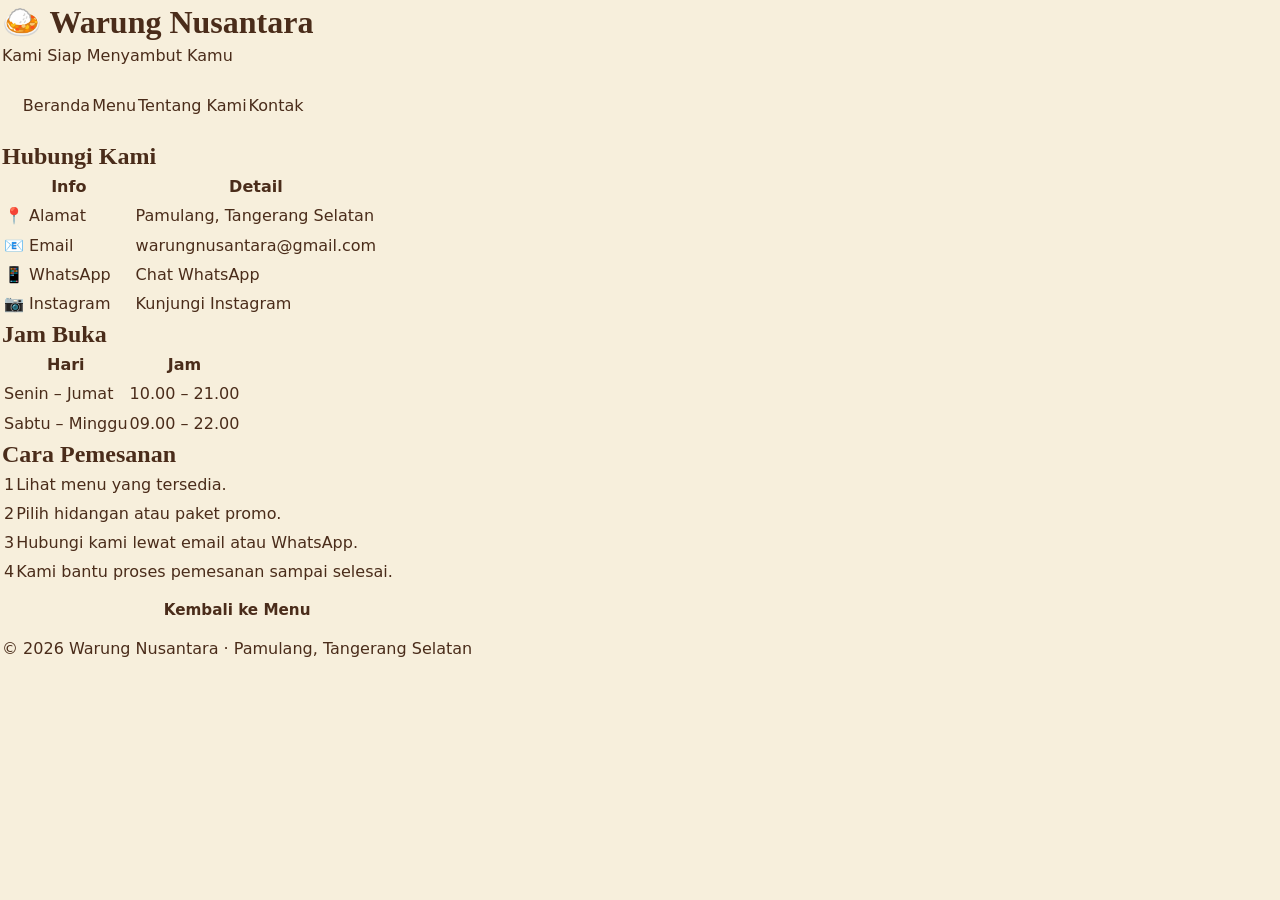
<file: kontak.html>
<!DOCTYPE html>
<html lang="id">
<head>
    <meta charset="UTF-8">
    <meta name="viewport" content="width=device-width, initial-scale=1.0">

    <title>Kontak - Warung Nusantara</title>

    <link rel="stylesheet" href="style.css">
</head>

<body>
    <table class="layout">

        <!-- Header -->
        <tr>
            <td class="head">
                <h1>🍛 Warung Nusantara</h1>
                <p>Kami Siap Menyambut Kamu</p>
            </td>
        </tr>

        <!-- Navigasi -->
        <tr>
            <td>
                <table class="nav">
                    <tr>
                        <td>
                            <a href="index.html">Beranda</a>
                        </td>
                        <td>
                            <a href="menu.html">Menu</a>
                        </td>
                        <td>
                            <a href="tentang.html">Tentang Kami</a>
                        </td>
                        <td>
                            <a href="kontak.html">Kontak</a>
                        </td>
                    </tr>
                </table>
            </td>
        </tr>

        <!-- Konten Utama -->
        <tr>
            <td>
                <h2>Hubungi Kami</h2>

                <!-- Informasi Kontak -->
                <table class="data">
                    <tr>
                        <th width="35%">Info</th>
                        <th>Detail</th>
                    </tr>

                    <tr>
                        <td>📍 Alamat</td>
                        <td>Pamulang, Tangerang Selatan</td>
                    </tr>

                    <tr>
                        <td>📧 Email</td>
                        <td>
                            <a href="mailto:warungnusantara@gmail.com">
                                warungnusantara@gmail.com
                            </a>
                        </td>
                    </tr>

                    <tr>
                        <td>📱 WhatsApp</td>
                        <td>
                            <a href="https://wa.me/6281234567890" target="_blank">
                                Chat WhatsApp
                            </a>
                        </td>
                    </tr>

                    <tr>
                        <td>📷 Instagram</td>
                        <td>
                            <a href="https://www.instagram.com/" target="_blank">
                                Kunjungi Instagram
                            </a>
                        </td>
                    </tr>
                </table>

                <!-- Jam Buka -->
                <h2>Jam Buka</h2>

                <table class="data">
                    <tr>
                        <th>Hari</th>
                        <th>Jam</th>
                    </tr>

                    <tr>
                        <td>Senin – Jumat</td>
                        <td>10.00 – 21.00</td>
                    </tr>

                    <tr>
                        <td>Sabtu – Minggu</td>
                        <td>09.00 – 22.00</td>
                    </tr>
                </table>

                <!-- Cara Pemesanan -->
                <h2>Cara Pemesanan</h2>

                <table class="data">
                    <tr>
                        <td>1</td>
                        <td>Lihat menu yang tersedia.</td>
                    </tr>

                    <tr>
                        <td>2</td>
                        <td>Pilih hidangan atau paket promo.</td>
                    </tr>

                    <tr>
                        <td>3</td>
                        <td>Hubungi kami lewat email atau WhatsApp.</td>
                    </tr>

                    <tr>
                        <td>4</td>
                        <td>Kami bantu proses pemesanan sampai selesai.</td>
                    </tr>
                </table>

                <!-- Tombol -->
                <div align="center">
                    <a class="btn" href="menu.html">
                        Kembali ke Menu
                    </a>
                </div>
            </td>
        </tr>

        <!-- Footer -->
        <tr>
            <td class="foot">
                © 2026 Warung Nusantara · Pamulang, Tangerang Selatan
            </td>
        </tr>

    </table>
</body>
</html>
</file>
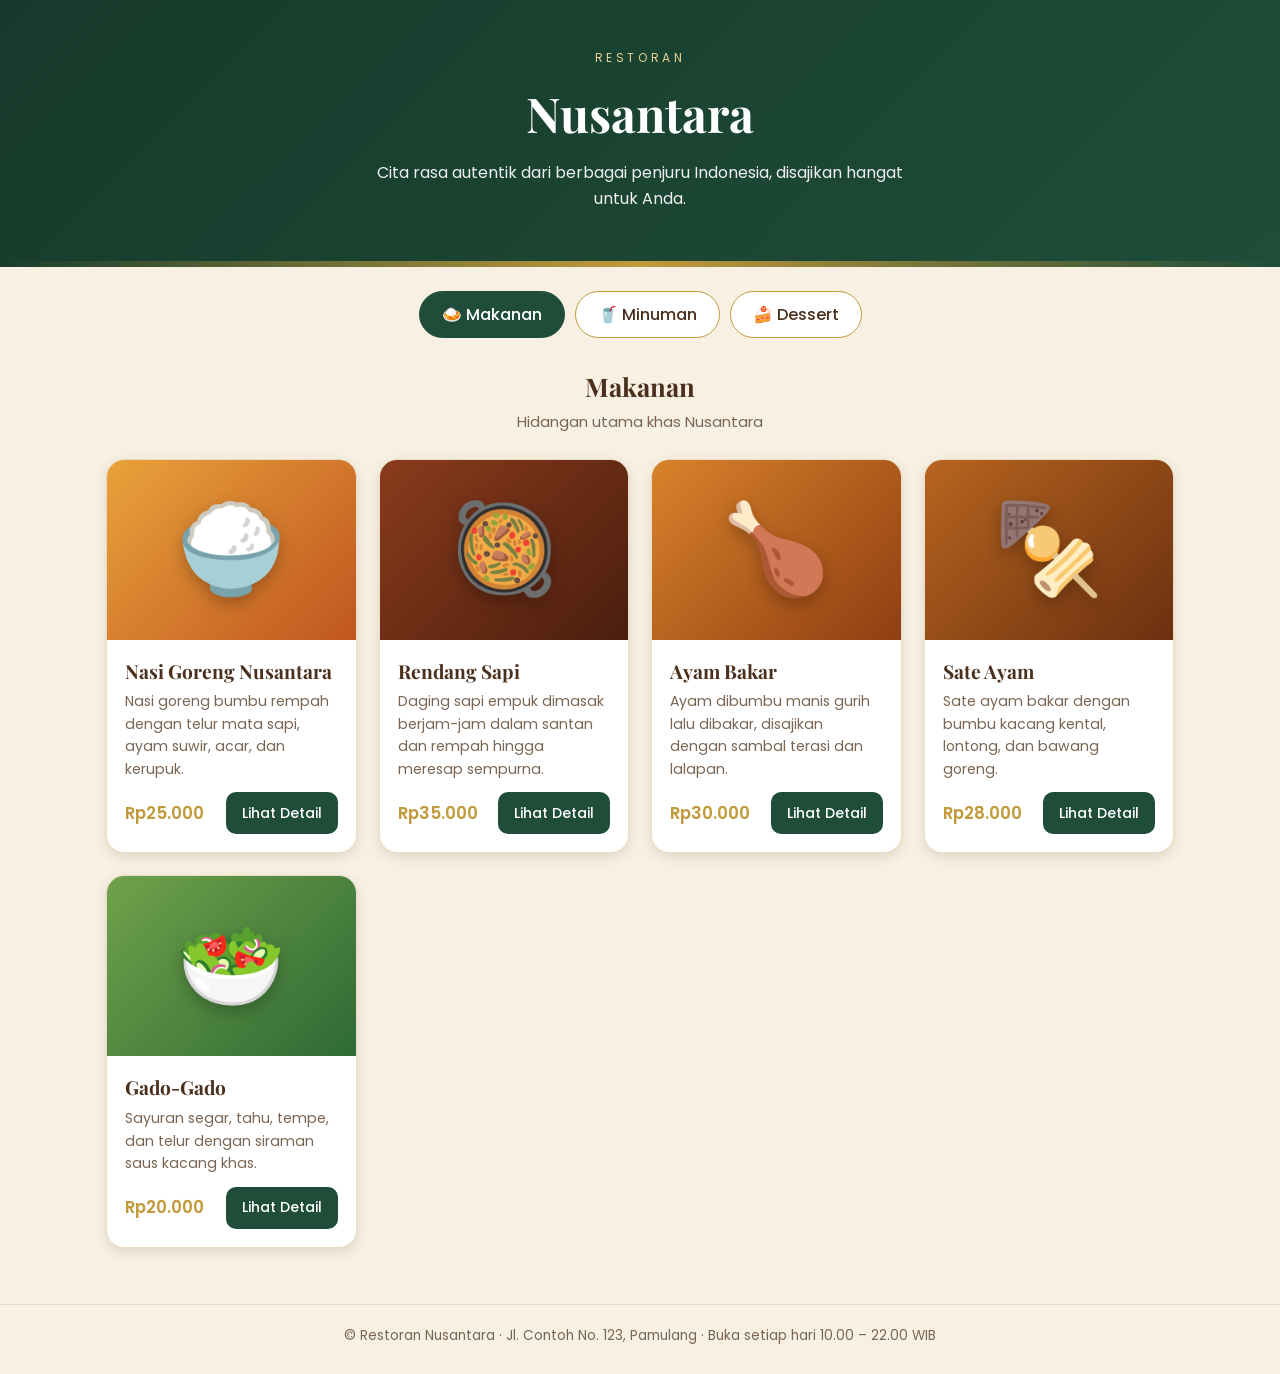
<file: menu.html>
<!DOCTYPE html>
<html lang="id">

<head>
    <meta charset="UTF-8">
    <meta
        name="viewport"
        content="width=device-width, initial-scale=1, viewport-fit=cover"
    >

    <title>Daftar Menu – Restoran Nusantara</title>

    <!-- Google Fonts -->
    <link
        href="https://fonts.googleapis.com/css2?family=Playfair+Display:wght@600;700&family=Poppins:wght@400;500;600&display=swap"
        rel="stylesheet"
    >

    <style>
        /* ==================================================
           VARIABEL WARNA
        ================================================== */

        :root {
            --cream: #f8f1e3;
            --card: #ffffff;
            --brown: #4a2f1d;
            --muted: #7a6552;
            --gold: #c19a3b;
            --green: #1f4d3a;
            --green-d: #163a2b;
            --line: #e8dcc2;
            --shadow: rgba(74, 47, 29, .14);

            box-sizing: border-box;
            padding-top: env(safe-area-inset-top, 0px);
            padding-bottom: env(safe-area-inset-bottom, 0px);
        }

        /* ==================================================
           DARK MODE
        ================================================== */

        @media (prefers-color-scheme: dark) {
            :root:not([data-theme="light"]) {
                --cream: #17201b;
                --card: #212c25;
                --brown: #f3e8d2;
                --muted: #b9ab94;
                --gold: #d9b455;
                --green: #2f7a5a;
                --green-d: #256248;
                --line: #34443a;
                --shadow: rgba(0, 0, 0, .45);
            }
        }

        :root[data-theme="dark"] {
            --cream: #17201b;
            --card: #212c25;
            --brown: #f3e8d2;
            --muted: #b9ab94;
            --gold: #d9b455;
            --green: #2f7a5a;
            --green-d: #256248;
            --line: #34443a;
            --shadow: rgba(0, 0, 0, .45);
        }

        html {
            scroll-padding-top: env(safe-area-inset-top, 0px);
        }

        *,
        *::before,
        *::after {
            box-sizing: border-box;
        }

        /* ==================================================
           BODY
        ================================================== */

        body {
            margin: 0;
            background: var(--cream);
            color: var(--brown);
            font-family: 'Poppins', system-ui, sans-serif;
            line-height: 1.6;
        }

        /* ==================================================
           HEADER
        ================================================== */

        header.hero {
            background: linear-gradient(
                135deg,
                var(--green-d),
                var(--green)
            );

            color: #fff;
            text-align: center;
            padding: 48px 20px 56px;
            position: relative;
        }

        header.hero::after {
            content: "";
            position: absolute;
            left: 0;
            right: 0;
            bottom: 0;
            height: 6px;

            background: linear-gradient(
                90deg,
                transparent,
                var(--gold),
                transparent
            );
        }

        .brand {
            letter-spacing: .3em;
            font-size: .75rem;
            color: #e6cf8f;
            text-transform: uppercase;
        }

        header.hero h1 {
            font-family: 'Playfair Display', Georgia, serif;
            font-size: clamp(1.9rem, 5vw, 3rem);
            margin: 8px 0;
        }

        header.hero p {
            max-width: 560px;
            margin: 0 auto;
            opacity: .92;
        }

        /* ==================================================
           MAIN
        ================================================== */

        main {
            max-width: 1100px;
            margin: 0 auto;
            padding: 28px 16px 56px;
        }

        /* ==================================================
           KATEGORI MENU
        ================================================== */

        .tabs {
            display: flex;
            gap: 10px;
            justify-content: center;
            flex-wrap: wrap;
            margin: -4px 0 28px;
        }

        .tab {
            border: 1.5px solid var(--gold);
            background: var(--card);
            color: var(--brown);

            font: 500 1rem 'Poppins', sans-serif;

            padding: 10px 22px;
            border-radius: 999px;

            cursor: pointer;
            min-height: 44px;

            transition: .2s;
        }

        .tab:hover {
            transform: translateY(-2px);
            box-shadow: 0 6px 14px var(--shadow);
        }

        .tab.active {
            background: var(--green);
            color: #fff;
            border-color: var(--green);
        }

        /* ==================================================
           JUDUL SECTION
        ================================================== */

        .sec-title {
            font-family: 'Playfair Display', Georgia, serif;
            font-size: 1.6rem;
            text-align: center;
            margin: 0 0 4px;
        }

        .sec-sub {
            text-align: center;
            color: var(--muted);
            margin: 0 0 24px;
            font-size: .92rem;
        }

        /* ==================================================
           GRID MENU
        ================================================== */

        .grid {
            display: grid;
            grid-template-columns: repeat(
                auto-fill,
                minmax(250px, 1fr)
            );
            gap: 22px;
        }

        /* ==================================================
           CARD MENU
        ================================================== */

        .card {
            background: var(--card);
            border: 1px solid var(--line);
            border-radius: 18px;
            overflow: hidden;

            display: flex;
            flex-direction: column;

            box-shadow: 0 4px 12px var(--shadow);

            transition:
                transform .25s,
                box-shadow .25s;

            animation: up .45s both;
        }

        .card:hover {
            transform: translateY(-8px);
            box-shadow: 0 16px 30px var(--shadow);
        }

        /* ==================================================
           ANIMASI
        ================================================== */

        @keyframes up {
            from {
                opacity: 0;
                transform: translateY(14px);
            }

            to {
                opacity: 1;
                transform: none;
            }
        }

        /* ==================================================
           GAMBAR MENU
        ================================================== */

        .pic {
            height: 180px;

            display: flex;
            align-items: center;
            justify-content: center;

            font-size: 5.5rem;

            position: relative;
            overflow: hidden;
            cursor: pointer;
        }

        .pic img {
            width: 100%;
            height: 100%;
            object-fit: cover;
        }

        .pic span {
            transition: transform .3s;
            filter: drop-shadow(
                0 6px 8px rgba(0, 0, 0, .25)
            );
        }

        .card:hover .pic span {
            transform: scale(1.15) rotate(-4deg);
        }

        /* ==================================================
           ISI CARD
        ================================================== */

        .body {
            padding: 16px 18px 18px;

            display: flex;
            flex-direction: column;

            flex: 1;
        }

        .body h3 {
            margin: 0 0 4px;

            font-family: 'Playfair Display', Georgia, serif;
            font-size: 1.2rem;
        }

        .body p {
            margin: 0 0 12px;

            color: var(--muted);
            font-size: .88rem;

            flex: 1;
        }

        .row {
            display: flex;
            align-items: center;
            justify-content: space-between;

            gap: 10px;
        }

        /* ==================================================
           HARGA
        ================================================== */

        .price {
            font-weight: 600;
            color: var(--gold);
            font-size: 1.05rem;
        }

        /* ==================================================
           BUTTON
        ================================================== */

        .btn {
            border: 0;
            background: var(--green);
            color: #fff;

            font: 500 .88rem 'Poppins', sans-serif;

            padding: 10px 16px;
            border-radius: 10px;

            cursor: pointer;
            min-height: 42px;

            transition: .2s;

            text-decoration: none;
            display: inline-block;
            text-align: center;
        }

        .btn:hover {
            background: var(--green-d);
            transform: translateY(-1px);
        }

        .btn.gold {
            background: var(--gold);
            color: #2b1c10;
        }

        .btn.gold:hover {
            background: #d6ae4d;
        }

        /* ==================================================
           MODAL
        ================================================== */

        .modal {
            position: fixed;
            inset: 0;

            background: rgba(20, 12, 6, .65);

            display: none;
            align-items: center;
            justify-content: center;

            padding: 16px;
            z-index: 50;
        }

        .modal.open {
            display: flex;
        }

        .dialog {
            background: var(--card);
            color: var(--brown);

            border-radius: 20px;

            max-width: 440px;
            width: 100%;

            max-height: 92vh;
            overflow: auto;

            position: relative;

            animation: pop .28s both;
        }

        /* ==================================================
           ANIMASI MODAL
        ================================================== */

        @keyframes pop {
            from {
                opacity: 0;
                transform: scale(.92);
            }

            to {
                opacity: 1;
                transform: none;
            }
        }

        .dialog .pic {
            height: 230px;
            font-size: 7.5rem;
            cursor: default;
        }

        .dialog .body {
            padding: 20px 22px 24px;
        }

        .dialog h2 {
            font-family: 'Playfair Display', Georgia, serif;
            margin: 0 0 4px;
        }

        /* ==================================================
           TAG KATEGORI
        ================================================== */

        .tag {
            display: inline-block;

            font-size: .75rem;

            background: var(--cream);
            border: 1px solid var(--line);

            padding: 2px 10px;
            border-radius: 999px;

            color: var(--muted);

            margin-bottom: 10px;
        }

        /* ==================================================
           BUTTON CLOSE MODAL
        ================================================== */

        .close {
            position: absolute;
            top: 10px;
            right: 12px;

            width: 40px;
            height: 40px;

            border-radius: 50%;
            border: 0;

            background: rgba(255, 255, 255, .9);
            color: #333;

            font-size: 1.4rem;

            cursor: pointer;
            z-index: 2;
        }

        .dialog .btn {
            width: 100%;
            margin-top: 14px;
        }

        /* ==================================================
           FOOTER
        ================================================== */

        footer {
            text-align: center;

            color: var(--muted);
            font-size: .85rem;

            padding: 20px 16px 28px;

            border-top: 1px solid var(--line);
        }

        /* ==================================================
           RESPONSIVE
        ================================================== */

        @media (max-width: 520px) {
            .grid {
                grid-template-columns: 1fr;
            }

            .tab {
                padding: 10px 16px;
                font-size: .92rem;
            }
        }

        /* ==================================================
           REDUCED MOTION
        ================================================== */

        @media (prefers-reduced-motion: reduce) {
            *,
            *::before,
            *::after {
                animation: none !important;
                transition: none !important;
            }
        }
    </style>
</head>

<body>

    <!-- ==================================================
         HEADER
    ================================================== -->

    <header class="hero">
        <div class="brand">Restoran</div>

        <h1>Nusantara</h1>

        <p>
            Cita rasa autentik dari berbagai penjuru Indonesia,
            disajikan hangat untuk Anda.
        </p>
    </header>


    <!-- ==================================================
         KONTEN UTAMA
    ================================================== -->

    <main>

        <!-- Tombol Kategori -->
        <div
            class="tabs"
            role="tablist"
            aria-label="Kategori menu"
        ></div>

        <!-- Judul Kategori -->
        <h2
            class="sec-title"
            id="secTitle"
        ></h2>

        <p
            class="sec-sub"
            id="secSub"
        ></p>

        <!-- Daftar Menu -->
        <div
            class="grid"
            id="grid"
        ></div>

    </main>


    <!-- ==================================================
         MODAL DETAIL MENU
    ================================================== -->

    <div
        class="modal"
        id="modal"
        aria-hidden="true"
    >

        <div
            class="dialog"
            role="dialog"
            aria-modal="true"
            aria-labelledby="mName"
        >

            <!-- Tombol Tutup -->
            <button
                class="close"
                id="mClose"
                aria-label="Tutup"
            >
                &times;
            </button>

            <!-- Gambar / Emoji -->
            <div
                class="pic"
                id="mPic"
            ></div>

            <!-- Detail Menu -->
            <div class="body">

                <span
                    class="tag"
                    id="mTag"
                ></span>

                <h2 id="mName"></h2>

                <p
                    id="mDesc"
                    style="color:var(--muted); margin:6px 0 10px"
                ></p>

                <div
                    class="price"
                    id="mPrice"
                    style="font-size:1.4rem"
                ></div>

                <!-- Tombol Pesan -->
                <a
                    class="btn gold"
                    id="mOrder"
                    target="_blank"
                    rel="noopener"
                >
                    Pesan Sekarang
                </a>

            </div>
        </div>
    </div>


    <!-- ==================================================
         FOOTER
    ================================================== -->

    <footer>
        © Restoran Nusantara · Jl. Contoh No. 123, Pamulang ·
        Buka setiap hari 10.00 – 22.00 WIB
    </footer>


    <!-- ==================================================
         JAVASCRIPT
    ================================================== -->

    <script>

        /* ==================================================
           PENGATURAN
        ================================================== */

        // Ganti dengan nomor WhatsApp restoran sebenarnya.
        // Format: 62, tanpa tanda + atau 0 di depan.

        const WA_NUMBER = "6281234567890";


        /* ==================================================
           DATA MENU
        ==================================================

           Untuk menggunakan foto sendiri, tambahkan:

           img: "images/nama-foto.jpg"

           Contoh:

           {
               name: "Rendang Sapi",
               price: 35000,
               emoji: "🥘",
               bg: ["#8a3b1c", "#4a1e0e"],
               origin: "Minangkabau, Sumatera Barat",
               desc: "Deskripsi menu",
               img: "images/rendang.jpg"
           }

        ================================================== */

        const MENU = {

            /* =========================
               MAKANAN
            ========================= */

            makanan: {
                label: "🍛 Makanan",
                title: "Makanan",
                sub: "Hidangan utama khas Nusantara",

                items: [

                    {
                        name: "Nasi Goreng Nusantara",
                        price: 25000,
                        emoji: "🍚",
                        bg: ["#e9a23b", "#c0561f"],
                        origin: "Seluruh Indonesia",
                        desc: "Nasi goreng bumbu rempah dengan telur mata sapi, ayam suwir, acar, dan kerupuk."
                    },

                    {
                        name: "Rendang Sapi",
                        price: 35000,
                        emoji: "🥘",
                        bg: ["#8a3b1c", "#4a1e0e"],
                        origin: "Minangkabau, Sumatera Barat",
                        desc: "Daging sapi empuk dimasak berjam-jam dalam santan dan rempah hingga meresap sempurna."
                    },

                    {
                        name: "Ayam Bakar",
                        price: 30000,
                        emoji: "🍗",
                        bg: ["#d9822b", "#8f3e12"],
                        origin: "Jawa",
                        desc: "Ayam dibumbu manis gurih lalu dibakar, disajikan dengan sambal terasi dan lalapan."
                    },

                    {
                        name: "Sate Ayam",
                        price: 28000,
                        emoji: "🍢",
                        bg: ["#b8651f", "#6b3010"],
                        origin: "Madura",
                        desc: "Sate ayam bakar dengan bumbu kacang kental, lontong, dan bawang goreng."
                    },

                    {
                        name: "Gado-Gado",
                        price: 20000,
                        emoji: "🥗",
                        bg: ["#6fa24a", "#2f6a35"],
                        origin: "Betawi, Jakarta",
                        desc: "Sayuran segar, tahu, tempe, dan telur dengan siraman saus kacang khas."
                    }

                ]
            },


            /* =========================
               MINUMAN
            ========================= */

            minuman: {
                label: "🥤 Minuman",
                title: "Minuman",
                sub: "Penyegar dahaga ala Nusantara",

                items: [

                    {
                        name: "Es Teh Manis",
                        price: 8000,
                        emoji: "🧋",
                        bg: ["#c98a3a", "#8a521a"],
                        origin: "Seluruh Indonesia",
                        desc: "Teh melati seduh pekat dengan gula, disajikan dingin dengan es batu."
                    },

                    {
                        name: "Es Jeruk",
                        price: 10000,
                        emoji: "🍊",
                        bg: ["#f4a62a", "#e0701a"],
                        origin: "Seluruh Indonesia",
                        desc: "Perasan jeruk segar yang manis asam, menyegarkan di cuaca panas."
                    },

                    {
                        name: "Es Cendol",
                        price: 15000,
                        emoji: "🍧",
                        bg: ["#7fb06b", "#2f7a4a"],
                        origin: "Jawa Barat",
                        desc: "Cendol hijau kenyal, santan, dan sirup gula merah dengan es serut."
                    },

                    {
                        name: "Kopi Gula Aren",
                        price: 18000,
                        emoji: "☕",
                        bg: ["#7a4a2a", "#3a2012"],
                        origin: "Nusantara",
                        desc: "Espresso, susu segar, dan gula aren asli dengan aroma karamel yang lembut."
                    },

                    {
                        name: "Wedang Jahe",
                        price: 12000,
                        emoji: "🫖",
                        bg: ["#d6a047", "#8a5a1f"],
                        origin: "Jawa Tengah",
                        desc: "Minuman jahe hangat dengan gula batu dan serai, pas untuk menghangatkan badan."
                    }

                ]
            },


            /* =========================
               DESSERT
            ========================= */

            dessert: {
                label: "🍰 Dessert",
                title: "Dessert",
                sub: "Manis penutup yang berkesan",

                items: [

                    {
                        name: "Pisang Goreng",
                        price: 15000,
                        emoji: "🍌",
                        bg: ["#f2c34a", "#c8861f"],
                        origin: "Seluruh Indonesia",
                        desc: "Pisang kepok digoreng renyah, ditaburi keju dan cokelat atau madu."
                    },

                    {
                        name: "Klepon",
                        price: 12000,
                        emoji: "🟢",
                        bg: ["#7cb36a", "#357a3f"],
                        origin: "Jawa",
                        desc: "Bola ketan isi gula merah cair, digulung parutan kelapa segar."
                    },

                    {
                        name: "Es Teler",
                        price: 18000,
                        emoji: "🥥",
                        bg: ["#e6a0b0", "#b8566e"],
                        origin: "Jakarta",
                        desc: "Alpukat, kelapa muda, nangka, dan susu kental manis dengan es serut."
                    }

                ]
            }

        };


        /* ==================================================
           LOGIKA PROGRAM
        ================================================== */

        // Format angka menjadi Rupiah.
        const rupiah = (number) => {
            return "Rp" + number.toLocaleString("id-ID");
        };


        // Mengambil elemen HTML.
        const grid = document.getElementById("grid");
        const tabsEl = document.querySelector(".tabs");
        const modal = document.getElementById("modal");

        let lastFocus = null;


        /* ==================================================
           MEMBUAT GAMBAR / EMOJI MENU
        ================================================== */

        function art(item) {

            if (item.img) {
                return `
                    <img
                        src="${item.img}"
                        alt="${item.name}"
                        loading="lazy"
                    >
                `;
            }

            return `
                <span aria-hidden="true">
                    ${item.emoji}
                </span>
            `;
        }


        /* ==================================================
           BACKGROUND MENU
        ================================================== */

        function bgOf(item) {

            if (item.img) {
                return "";
            }

            return `
                background: linear-gradient(
                    135deg,
                    ${item.bg[0]},
                    ${item.bg[1]}
                )
            `;
        }


        /* ==================================================
           MENAMPILKAN MENU
        ================================================== */

        function render(key) {

            const category = MENU[key];

            // Judul kategori.
            document.getElementById("secTitle").textContent =
                category.title;

            // Deskripsi kategori.
            document.getElementById("secSub").textContent =
                category.sub;


            // Membuat kartu menu.
            grid.innerHTML = category.items
                .map((item, index) => {

                    return `
                        <article
                            class="card"
                            style="animation-delay:${index * 70}ms"
                        >

                            <div
                                class="pic"
                                style="${bgOf(item)}"
                                data-k="${key}"
                                data-i="${index}"
                                role="img"
                                aria-label="${item.name}"
                            >
                                ${art(item)}
                            </div>

                            <div class="body">

                                <h3>
                                    ${item.name}
                                </h3>

                                <p>
                                    ${item.desc}
                                </p>

                                <div class="row">

                                    <span class="price">
                                        ${rupiah(item.price)}
                                    </span>

                                    <button
                                        class="btn"
                                        data-k="${key}"
                                        data-i="${index}"
                                    >
                                        Lihat Detail
                                    </button>

                                </div>

                            </div>

                        </article>
                    `;

                })
                .join("");


            // Menentukan tab yang sedang aktif.
            tabsEl
                .querySelectorAll(".tab")
                .forEach((tab) => {

                    const active =
                        tab.dataset.k === key;

                    tab.classList.toggle(
                        "active",
                        active
                    );

                    tab.setAttribute(
                        "aria-selected",
                        active
                    );
                });
        }


        /* ==================================================
           MEMBUAT TOMBOL KATEGORI
        ================================================== */

        tabsEl.innerHTML = Object
            .entries(MENU)
            .map(([key, category]) => {

                return `
                    <button
                        class="tab"
                        role="tab"
                        data-k="${key}"
                    >
                        ${category.label}
                    </button>
                `;

            })
            .join("");


        /* ==================================================
           EVENT KLIK KATEGORI
        ================================================== */

        tabsEl.addEventListener("click", (event) => {

            const tab =
                event.target.closest(".tab");

            if (!tab) {
                return;
            }

            render(tab.dataset.k);
        });


        /* ==================================================
           EVENT KLIK MENU
        ================================================== */

        grid.addEventListener("click", (event) => {

            const element =
                event.target.closest("[data-k][data-i]");

            if (!element) {
                return;
            }

            openModal(
                element.dataset.k,
                Number(element.dataset.i)
            );
        });


        /* ==================================================
           MEMBUKA MODAL DETAIL
        ================================================== */

        function openModal(key, index) {

            const item =
                MENU[key].items[index];

            // Menyimpan elemen yang terakhir dipilih.
            lastFocus = document.activeElement;


            // Gambar / emoji.
            const picture =
                document.getElementById("mPic");

            picture.style.cssText =
                bgOf(item);

            picture.innerHTML =
                art(item);


            // Kategori dan asal menu.
            document.getElementById("mTag")
                .textContent =
                MENU[key].title +
                " · " +
                item.origin;


            // Nama menu.
            document.getElementById("mName")
                .textContent =
                item.name;


            // Deskripsi.
            document.getElementById("mDesc")
                .textContent =
                item.desc;


            // Harga.
            document.getElementById("mPrice")
                .textContent =
                rupiah(item.price);


            // Pesan WhatsApp.
            const message =
                `Halo, saya ingin memesan:\n- ${item.name} (${rupiah(item.price)})\n\nTerima kasih.`;


            document.getElementById("mOrder")
                .href =
                `https://wa.me/${WA_NUMBER}?text=${encodeURIComponent(message)}`;


            // Menampilkan modal.
            modal.classList.add("open");

            modal.setAttribute(
                "aria-hidden",
                "false"
            );

            document.body.style.overflow =
                "hidden";


            // Fokus ke tombol close.
            document.getElementById("mClose")
                .focus();
        }


        /* ==================================================
           MENUTUP MODAL
        ================================================== */

        function closeModal() {

            modal.classList.remove("open");

            modal.setAttribute(
                "aria-hidden",
                "true"
            );

            document.body.style.overflow =
                "";


            // Mengembalikan fokus.
            if (lastFocus) {
                lastFocus.focus();
            }
        }


        /* ==================================================
           EVENT TOMBOL CLOSE
        ================================================== */

        document
            .getElementById("mClose")
            .onclick = closeModal;


        /* ==================================================
           MENUTUP MODAL KETIKA AREA LUAR DIKLIK
        ================================================== */

        modal.addEventListener("click", (event) => {

            if (event.target === modal) {
                closeModal();
            }
        });


        /* ==================================================
           MENUTUP MODAL DENGAN TOMBOL ESC
        ================================================== */

        document.addEventListener("keydown", (event) => {

            if (
                event.key === "Escape" &&
                modal.classList.contains("open")
            ) {
                closeModal();
            }
        });


        /* ==================================================
           MENU DEFAULT
        ================================================== */

        // Menampilkan kategori Makanan
        // ketika halaman pertama kali dibuka.

        render("makanan");

    </script>

</body>

</html>
</file>
<file: style.css>
/* =========================================================
   Restoran Nusantara Maria - style.css
   Palet: krem, cokelat, emas, hijau tua, putih
   ========================================================= */

/* ---------- 1. Variabel & reset ---------- */
:root {
  --cream: #f7efdc;
  --sand: #ecdfc0;
  --brown: #4a2c1a;
  --gold: #b98a2e;
  --green: #1f4d3a;
  --white: #fff;
  --shadow: 0 8px 24px rgba(74, 44, 26, .14);
  --radius: 16px;
  --serif: "Playfair Display", Georgia, serif;
  --sans: "Poppins", system-ui, -apple-system, "Segoe UI", sans-serif;
}
* { box-sizing: border-box; margin: 0; padding: 0; }
html { scroll-behavior: smooth; scroll-padding-top: 84px; }
body { font-family: var(--sans); background: var(--cream); color: var(--brown); line-height: 1.7; }
img, video, iframe { max-width: 100%; display: block; }
a { color: inherit; text-decoration: none; }
ul { list-style: none; }
h1, h2, h3, h4 { font-family: var(--serif); line-height: 1.25; }
:focus-visible { outline: 3px solid var(--gold); outline-offset: 2px; }

/* ---------- 2. Layout umum ---------- */
.container { width: min(1140px, 92%); margin-inline: auto; }
.section { padding: 72px 0; }
.section.alt {
  background-color: var(--sand);
  /* motif titik halus bernuansa batik */
  background-image: radial-gradient(rgba(185, 138, 46, .22) 1.5px, transparent 1.5px);
  background-size: 22px 22px;
}
.section-title { text-align: center; font-size: clamp(1.7rem, 4vw, 2.4rem); margin-bottom: 8px; }
.section-sub { text-align: center; max-width: 620px; margin: 0 auto 40px; opacity: .85; }
.grid { display: grid; gap: 24px; grid-template-columns: repeat(auto-fill, minmax(260px, 1fr)); }
.two-col { display: grid; gap: 40px; grid-template-columns: 1fr 1fr; align-items: center; }

/* ---------- 3. Tombol ---------- */
.btn {
  display: inline-block; padding: 12px 26px; border: 2px solid transparent; border-radius: 999px;
  font: 600 .95rem var(--sans); cursor: pointer; transition: transform .2s, background .2s, color .2s;
}
.btn:hover { transform: translateY(-2px); }
.btn-gold { background: var(--gold); color: var(--white); }
.btn-gold:hover { background: #9c7322; }
.btn-green { background: var(--green); color: var(--white); }
.btn-outline { border-color: var(--white); color: var(--white); }
.btn-outline:hover { background: var(--white); color: var(--green); }
.btn-line { border-color: var(--green); color: var(--green); }
.btn-line:hover { background: var(--green); color: var(--white); }
.btn.small { padding: 8px 18px; font-size: .85rem; }
.btn.full { width: 100%; text-align: center; }

/* ---------- 4. Navbar ---------- */
.site-header { position: sticky; top: 0; z-index: 50; background: var(--green); color: var(--cream); box-shadow: 0 2px 12px rgba(0, 0, 0, .25); }
.nav { width: min(1140px, 92%); margin-inline: auto; display: flex; align-items: center; gap: 16px; min-height: 68px; }
.brand { display: flex; align-items: center; gap: 10px; font-family: var(--serif); font-size: 1.1rem; margin-right: auto; }
.brand b { color: #e3be6b; }
.logo { width: 42px; height: 42px; border-radius: 50%; object-fit: cover; background: var(--cream); }
.links { display: flex; align-items: center; gap: 22px; }
.links a:not(.btn) { padding: 6px 0; border-bottom: 2px solid transparent; transition: border-color .2s; }
.links a:not(.btn):hover, .links a.active { border-color: #e3be6b; }
.cart { position: relative; font-size: 1.4rem; padding: 4px 8px; }
.cart em { position: absolute; top: -4px; right: -4px; min-width: 20px; height: 20px; padding: 0 5px; border-radius: 999px;
  background: var(--gold); color: var(--white); font: 600 .72rem/20px var(--sans); text-align: center; }
.burger { display: none; background: none; border: 0; cursor: pointer; padding: 8px; }
.burger span { display: block; width: 26px; height: 3px; margin: 5px 0; background: var(--cream); border-radius: 2px; transition: .3s; }
.burger[aria-expanded="true"] span:nth-child(1) { transform: translateY(8px) rotate(45deg); }
.burger[aria-expanded="true"] span:nth-child(2) { opacity: 0; }
.burger[aria-expanded="true"] span:nth-child(3) { transform: translateY(-8px) rotate(-45deg); }

/* ---------- 5. Hero ---------- */
.hero {
  min-height: 86vh; display: grid; place-items: center; text-align: center; color: var(--white); padding: 60px 0;
  /* GANTI foto latar: simpan foto Anda sebagai images/hero.jpg */
  background: linear-gradient(rgba(18, 38, 28, .72), rgba(48, 24, 10, .6)), url("images/hero.jpg") center / cover no-repeat, var(--green);
}
.hero h1 { font-size: clamp(2.2rem, 6vw, 4rem); max-width: 820px; margin: 0 auto 18px; animation: rise .9s ease both; }
.hero p { max-width: 600px; margin: 0 auto 30px; font-size: 1.05rem; animation: rise .9s .15s ease both; }
.hero .actions { display: flex; flex-wrap: wrap; gap: 14px; justify-content: center; animation: rise .9s .3s ease both; }
.page-hero { min-height: 38vh; }
@keyframes rise { from { opacity: 0; transform: translateY(24px); } to { opacity: 1; transform: none; } }

/* ---------- 6. Kartu menu ---------- */
.card { background: var(--white); border-radius: var(--radius); overflow: hidden; box-shadow: var(--shadow); display: flex; flex-direction: column; transition: transform .25s; }
.card:hover { transform: translateY(-6px); }
.card img { width: 100%; aspect-ratio: 3 / 2; object-fit: cover; background: var(--sand); }
.card-body { padding: 18px; display: flex; flex-direction: column; gap: 6px; flex: 1; }
.card h3 { font-size: 1.2rem; }
.region { color: var(--green); font-size: .85rem; font-weight: 600; }
.card p { font-size: .9rem; opacity: .85; flex: 1; }
.price { font: 700 1.1rem var(--sans); color: var(--gold); }
.card .btn { margin-top: 8px; }

/* ---------- 7. Filter menu ---------- */
.filters { display: flex; flex-wrap: wrap; gap: 10px; justify-content: center; margin-bottom: 32px; }
.filter { padding: 9px 22px; border: 2px solid var(--green); border-radius: 999px; background: transparent; color: var(--green); font: 600 .9rem var(--sans); cursor: pointer; }
.filter.active, .filter:hover { background: var(--green); color: var(--white); }

/* ---------- 8. Video, poster, foto ---------- */
.video-wrap video { width: 100%; border-radius: var(--radius); box-shadow: var(--shadow); background: #000; }
.poster-img, .photo { width: 100%; border-radius: var(--radius); box-shadow: var(--shadow); object-fit: cover; }
.photo { aspect-ratio: 4 / 3; }
.photo-row { display: grid; gap: 18px; grid-template-columns: repeat(auto-fit, minmax(220px, 1fr)); }
.text-block h2 { font-size: clamp(1.6rem, 3.5vw, 2.2rem); margin-bottom: 14px; }
.text-block p + p { margin-top: 12px; }
.check-list li { padding-left: 28px; position: relative; margin-bottom: 10px; }
.check-list li::before { content: "✔"; position: absolute; left: 0; color: var(--gold); }
.feature { background: var(--white); border-radius: var(--radius); padding: 24px; box-shadow: var(--shadow); border-top: 4px solid var(--gold); }
.feature h3 { margin-bottom: 8px; font-size: 1.15rem; }

/* ---------- 9. Form pemesanan ---------- */
.order { display: grid; gap: 28px; grid-template-columns: 1.3fr 1fr; align-items: start; }
.panel { background: var(--white); border-radius: var(--radius); padding: 26px; box-shadow: var(--shadow); }
.panel h3 { font-size: 1.3rem; margin-bottom: 14px; }
fieldset { border: 0; margin-bottom: 22px; }
legend { font: 700 1rem var(--sans); margin-bottom: 8px; }
.field { margin-bottom: 14px; }
.field label { display: block; font-weight: 600; font-size: .9rem; margin-bottom: 4px; }
input[type="text"], input[type="tel"], input[type="date"], input[type="number"], textarea {
  width: 100%; padding: 11px 14px; border: 1.5px solid #cdbb94; border-radius: 10px; background: var(--cream); color: var(--brown); font: inherit;
}
textarea { min-height: 90px; resize: vertical; }
.has-error input, .has-error textarea { border-color: #b3261e; }
.error { display: block; color: #b3261e; font-size: .82rem; min-height: 1em; }
.cat-row { display: flex; flex-wrap: wrap; gap: 10px; }
.opt { display: inline-flex; align-items: center; gap: 8px; padding: 9px 14px; border: 1.5px solid #cdbb94; border-radius: 10px; cursor: pointer; background: var(--cream); }
.opt input { accent-color: var(--green); width: 18px; height: 18px; }
.opt:has(input:checked) { border-color: var(--green); background: #e5efe9; }
.pick-group h4 { margin: 14px 0 6px; color: var(--green); }
.pick-row { display: flex; align-items: center; gap: 12px; padding: 8px 0; border-bottom: 1px dashed #cdbb94; }
.pick-row label { flex: 1; display: flex; gap: 10px; align-items: center; cursor: pointer; }
.pick-row input[type="checkbox"] { accent-color: var(--green); width: 18px; height: 18px; }
.pick-row .qty { width: 76px; padding: 6px 8px; }
.sub-pay { display: flex; flex-wrap: wrap; gap: 10px; margin-top: 12px; }
.chip { display: inline-flex; align-items: center; justify-content: center; min-width: 56px; height: 26px; padding: 0 8px; border-radius: 6px; color: var(--white); font: 700 .72rem var(--sans); }
.chip.visa { background: #1a1f71; font-style: italic; }
.chip.mc { background: #fff; border: 1px solid #ccc; }
.chip.gopay { background: #00aed6; } .chip.ovo { background: #4c2a86; }
.chip.dana { background: #118eea; } .chip.shopee { background: #ee4d2d; }

/* ringkasan pesanan */
.summary { position: sticky; top: 90px; }
.sum-row { display: grid; grid-template-columns: 1fr auto; gap: 4px 10px; padding: 10px 0; border-bottom: 1px dashed #cdbb94; }
.sum-name { font-weight: 600; }
.sum-price { font-weight: 700; text-align: right; }
.sum-ctrl { display: flex; align-items: center; gap: 6px; grid-column: 1 / -1; }
.mini { width: 30px; height: 30px; border: 0; border-radius: 8px; background: var(--green); color: var(--white); font-size: 1.05rem; cursor: pointer; }
.mini.del { width: auto; padding: 0 10px; margin-left: auto; background: #b3261e; font-size: .78rem; }
.total { display: flex; justify-content: space-between; margin: 16px 0; font: 700 1.25rem var(--serif); }
.empty { text-align: center; padding: 18px 0; opacity: .7; }
.form-alert { display: none; background: #fbe9e7; color: #b3261e; padding: 12px 16px; border-radius: 10px; margin-bottom: 16px; font-weight: 600; }

/* ---------- 10. Modal & toast ---------- */
.modal { position: fixed; inset: 0; z-index: 100; display: none; place-items: center; padding: 16px; background: rgba(0, 0, 0, .6); }
.modal.show { display: grid; }
.modal-box { background: var(--white); border-radius: var(--radius); padding: 28px; width: min(520px, 100%); max-height: 90vh; overflow-y: auto; animation: rise .35s ease; }
.modal-box h3 { color: var(--green); margin-bottom: 10px; }
.modal-box pre { white-space: pre-wrap; font: .88rem/1.6 var(--sans); background: var(--cream); padding: 14px; border-radius: 10px; margin: 14px 0; }
.modal-actions { display: flex; flex-wrap: wrap; gap: 10px; }
.toast { position: fixed; left: 50%; bottom: 24px; z-index: 120; transform: translate(-50%, 120px); background: var(--green); color: var(--white);
  padding: 12px 22px; border-radius: 999px; box-shadow: var(--shadow); transition: transform .35s; max-width: 90%; text-align: center; }
.toast.show { transform: translate(-50%, 0); }

/* ---------- 11. Kontak & footer ---------- */
.contact-card { text-align: center; }
.contact-card .icon { font-size: 2rem; }
.map { width: 100%; height: 360px; border: 0; border-radius: var(--radius); box-shadow: var(--shadow); }
.btn-row { display: flex; flex-wrap: wrap; gap: 12px; justify-content: center; margin: 32px 0; }
.site-footer { background: var(--brown); color: var(--sand); padding: 40px 0 20px; }
.footer-grid { display: grid; gap: 24px; grid-template-columns: repeat(auto-fit, minmax(220px, 1fr)); }
.site-footer h4 { color: #e3be6b; margin-bottom: 8px; }
.site-footer a:hover { color: #e3be6b; }
.copy { text-align: center; margin-top: 28px; padding-top: 16px; border-top: 1px solid rgba(255, 255, 255, .15); font-size: .85rem; }

/* ---------- 12. Animasi muncul saat scroll ---------- */
.reveal { opacity: 0; transform: translateY(24px); transition: opacity .7s, transform .7s; }
.reveal.visible { opacity: 1; transform: none; }
@media (prefers-reduced-motion: reduce) { * { animation: none !important; transition: none !important; } .reveal { opacity: 1; transform: none; } }

/* ---------- 13. Responsif ---------- */
@media (max-width: 900px) {
  .order, .two-col { grid-template-columns: 1fr; }
  .summary { position: static; }
}
@media (max-width: 760px) {
  .burger { display: block; order: 3; }
  .cart { order: 2; }
  .links {
    position: absolute; top: 68px; left: 0; right: 0; flex-direction: column; align-items: stretch; gap: 0;
    background: var(--green); padding: 8px 4% 18px; display: none; box-shadow: 0 10px 20px rgba(0, 0, 0, .3);
  }
  .links.open { display: flex; }
  .links li { padding: 10px 0; border-bottom: 1px solid rgba(255, 255, 255, .12); }
  .links .btn { display: block; text-align: center; }
  .brand span { font-size: .95rem; }
  .section { padding: 52px 0; }
  .btn { padding: 13px 24px; }
}
@media (max-width: 520px) {
  .grid { grid-template-columns: repeat(2, 1fr); gap: 14px; }
  .card-body { padding: 12px; }
  .card h3 { font-size: 1rem; }
  .card p { display: none; }
  .panel { padding: 18px; }
  .hero .actions .btn { width: 100%; }
}
</file>
